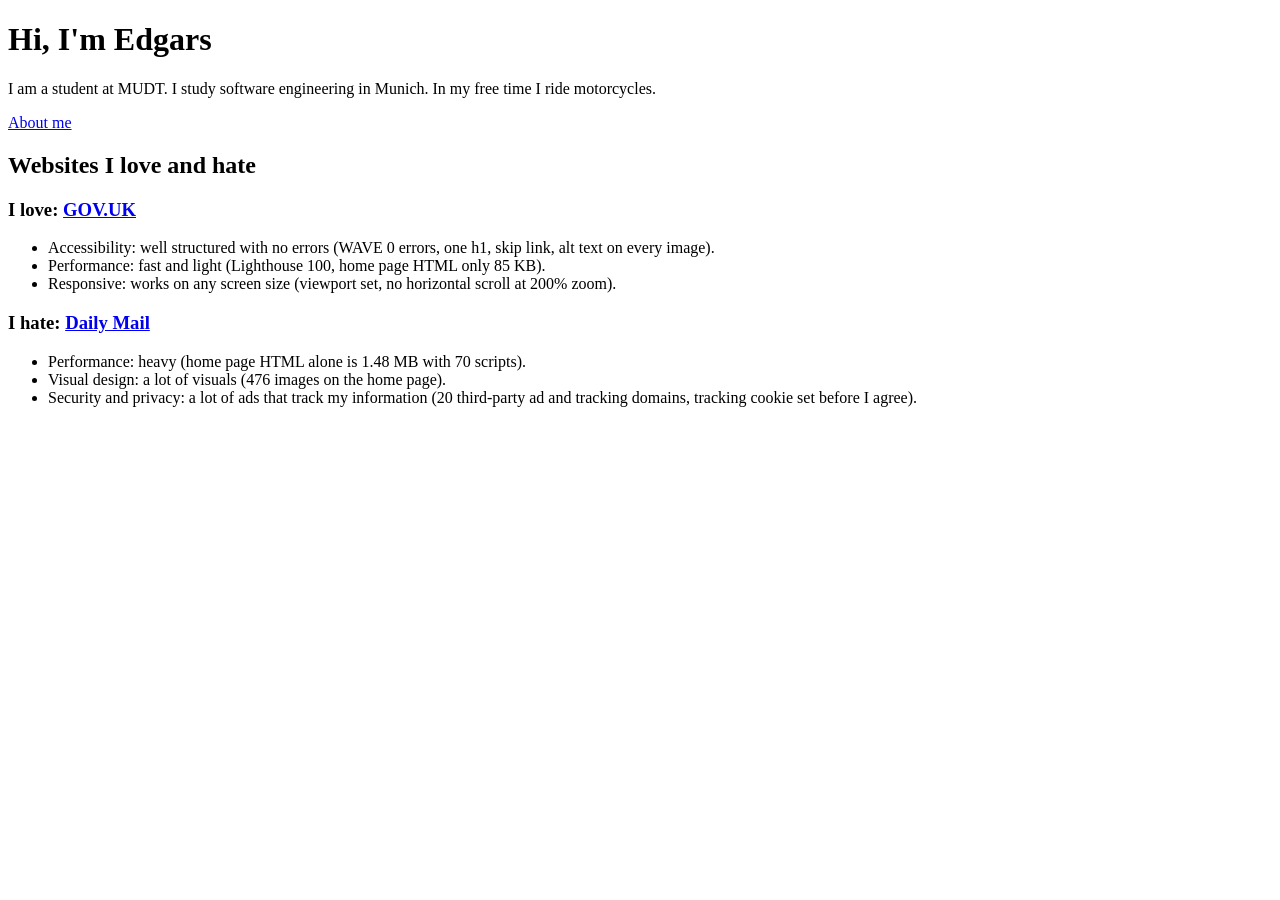
<file: index.html>
<!DOCTYPE html>
<html lang="en">
<head>
    <meta charset="UTF-8">
    <meta name="viewport" content="width=device-width, initial-scale=1.0">
    <title>Edgars – About Me</title>
</head>
<body>
    <h1>Hi, I'm Edgars</h1>
    <p>
       I am a student at MUDT. I study software engineering in Munich. In my free time I ride motorcycles.
    </p>
    <p>
        <a href="about.html">About me</a>
    </p>

    <h2>Websites I love and hate</h2>

    <h3>I love: <a href="https://www.gov.uk/">GOV.UK</a></h3>
    <ul>
        <li>Accessibility: well structured with no errors (WAVE 0 errors, one h1, skip link, alt text on every image).</li>
        <li>Performance: fast and light (Lighthouse 100, home page HTML only 85 KB).</li>
        <li>Responsive: works on any screen size (viewport set, no horizontal scroll at 200% zoom).</li>
    </ul>

    <h3>I hate: <a href="https://www.dailymail.co.uk/">Daily Mail</a></h3>
    <ul>
        <li>Performance: heavy (home page HTML alone is 1.48 MB with 70 scripts).</li>
        <li>Visual design: a lot of visuals (476 images on the home page).</li>
        <li>Security and privacy: a lot of ads that track my information (20 third-party ad and tracking domains, tracking cookie set before I agree).</li>
    </ul>
</body>
</html>
</file>
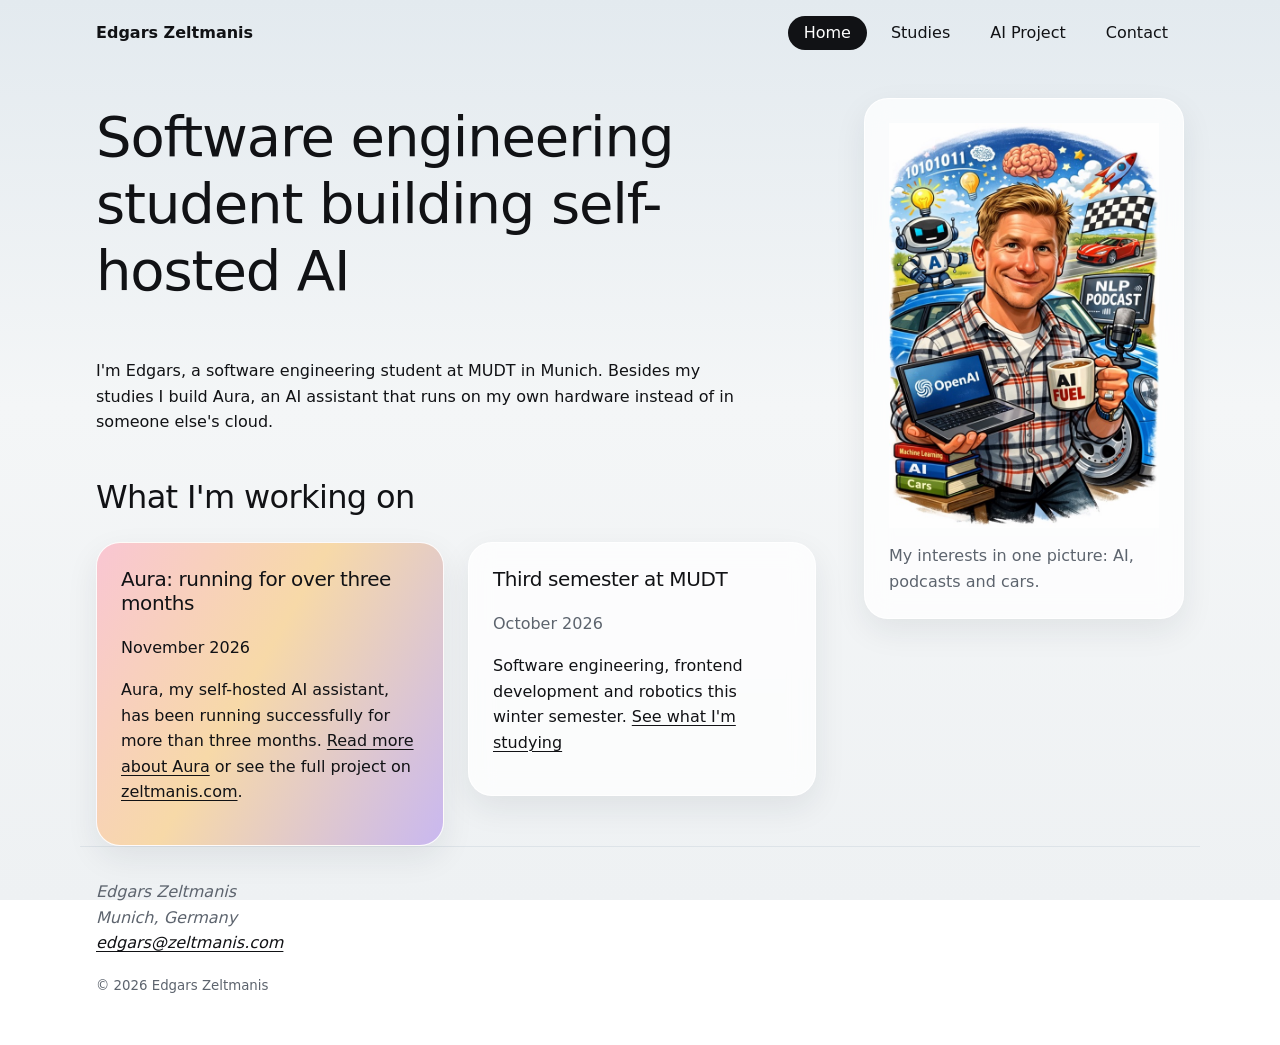
<file: project/index.html>
<!DOCTYPE html>
<html lang="en">
<head>
  <meta charset="utf-8">
  <meta name="viewport" content="width=device-width, initial-scale=1">
  <!-- M1: unique title per page, pattern "Page · Site" -->
  <title>Home · Edgars Zeltmanis</title>
  <!-- M1: one or two sentences that would make someone click in a search result -->
  <meta name="description" content="Edgars Zeltmanis: software engineering student at MUDT and builder of Aura, a self-hosted AI assistant.">
  <link rel="icon" href="favicon.svg" type="image/svg+xml">
  <link rel="stylesheet" href="styles.css">
</head>
<body>
  <!-- M2: skip link = first focusable element -->
  <a class="skip-link" href="#main">Skip to main content</a>

  <header>
    <!-- the site name links to the home page -->
    <p><a href="index.html">Edgars Zeltmanis</a></p>

    <!-- M3: the same navigation on every page; aria-current on the current page -->
    <nav aria-label="Main">
      <ul>
        <li><a href="index.html" aria-current="page">Home</a></li>
        <li><a href="studies.html">Studies</a></li>
        <li><a href="ai-project.html">AI Project</a></li>
        <li><a href="contact.html">Contact</a></li>
      </ul>
    </nav>
  </header>

  <main id="main">
    <!-- M4: exactly one h1, then h2, h3 … without gaps -->
    <h1>Software engineering student building self-hosted AI</h1>
    <p>I'm Edgars, a software engineering student at MUDT in Munich. Besides my studies I build Aura, an AI assistant that runs on my own hardware instead of in someone else's cloud.</p>

    <section aria-labelledby="news-heading">
      <h2 id="news-heading">What I'm working on</h2>
      <ul>
        <li>
          <article>
            <h3>Aura: running for over three months</h3>
            <p><time datetime="2026-11">November 2026</time></p>
            <p>Aura, my self-hosted AI assistant, has been running successfully for more than three months. <a href="ai-project.html">Read more about Aura</a> or see the full project on <a href="https://zeltmanis.com">zeltmanis.com</a>.</p>
          </article>
        </li>
        <li>
          <article>
            <h3>Third semester at MUDT</h3>
            <p><time datetime="2026-10">October 2026</time></p>
            <p>Software engineering, frontend development and robotics this winter semester. <a href="studies.html">See what I'm studying</a></p>
          </article>
        </li>
      </ul>
    </section>

    <!-- M5: alt says what the image MEANS here (or alt="" if purely decorative);
         width/height = the real pixel size of the file -->
    <figure>
      <img src="img/edgars-caricature.jpg" alt="Caricature of me holding a laptop and an 'AI Fuel' coffee mug, surrounded by a robot, a podcast microphone, sports cars and books on machine learning, AI and cars" width="600" height="900" loading="lazy">
      <figcaption>My interests in one picture: AI, podcasts and cars.</figcaption>
    </figure>
  </main>

  <footer>
    <!-- M7: contact data as text and real links -->
    <address>
      Edgars Zeltmanis<br>
      Munich, Germany<br>
      <a href="mailto:edgars@zeltmanis.com">edgars@zeltmanis.com</a>
    </address>
    <p><small>© 2026 Edgars Zeltmanis</small></p>
  </footer>
</body>
</html>
</file>
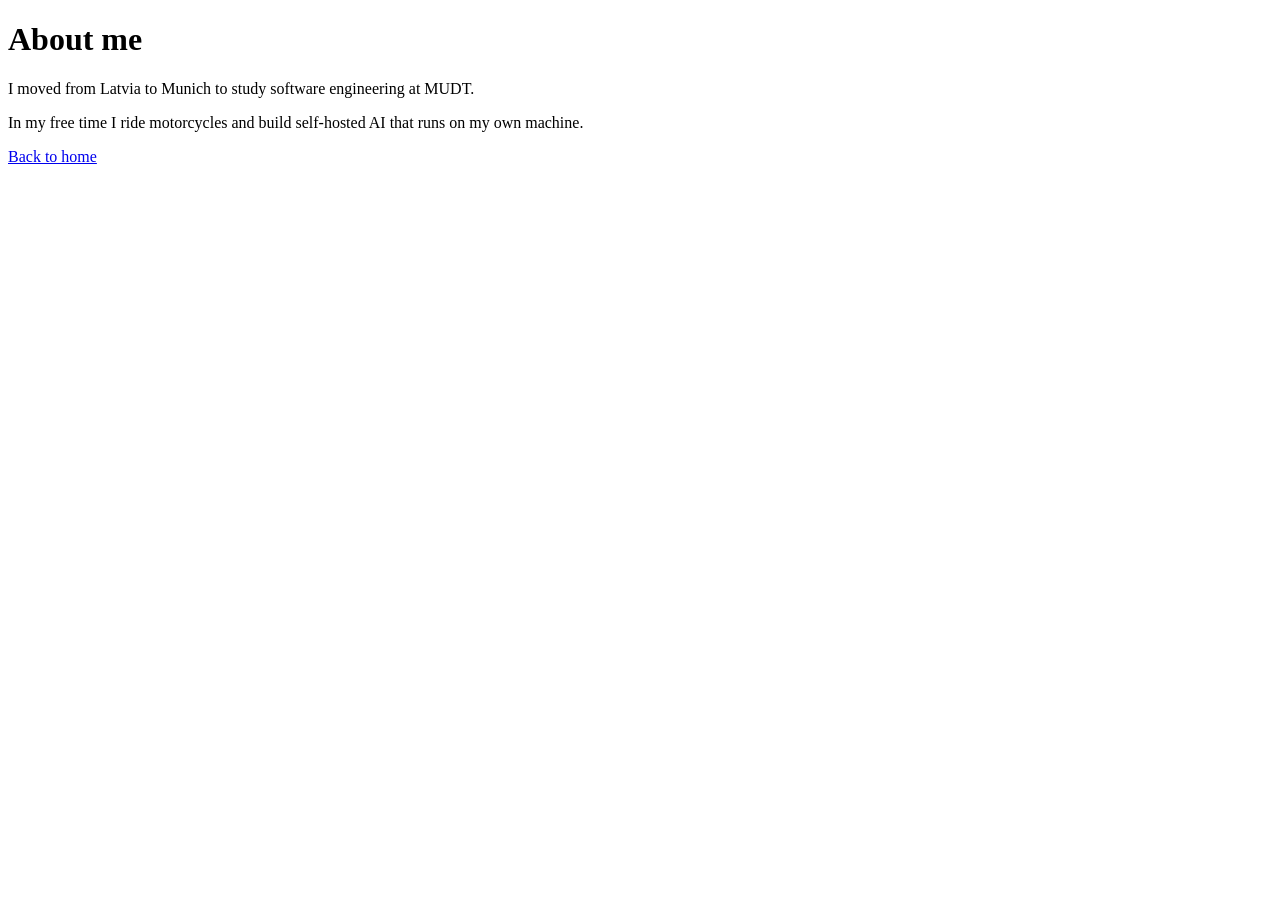
<file: about.html>
<!DOCTYPE html>
<html lang="en">
<head>
    <meta charset="UTF-8">
    <meta name="viewport" content="width=device-width, initial-scale=1.0">
    <title>Edgars – About</title>
</head>
<body>
    <h1>About me</h1>
    <p>
        I moved from Latvia to Munich to study software engineering at MUDT.
    </p>
    <p>
        In my free time I ride motorcycles and build self-hosted AI that runs on my own machine.
    </p>
    <p>
        <a href="index.html">Back to home</a>
    </p>
</body>
</html>
</file>
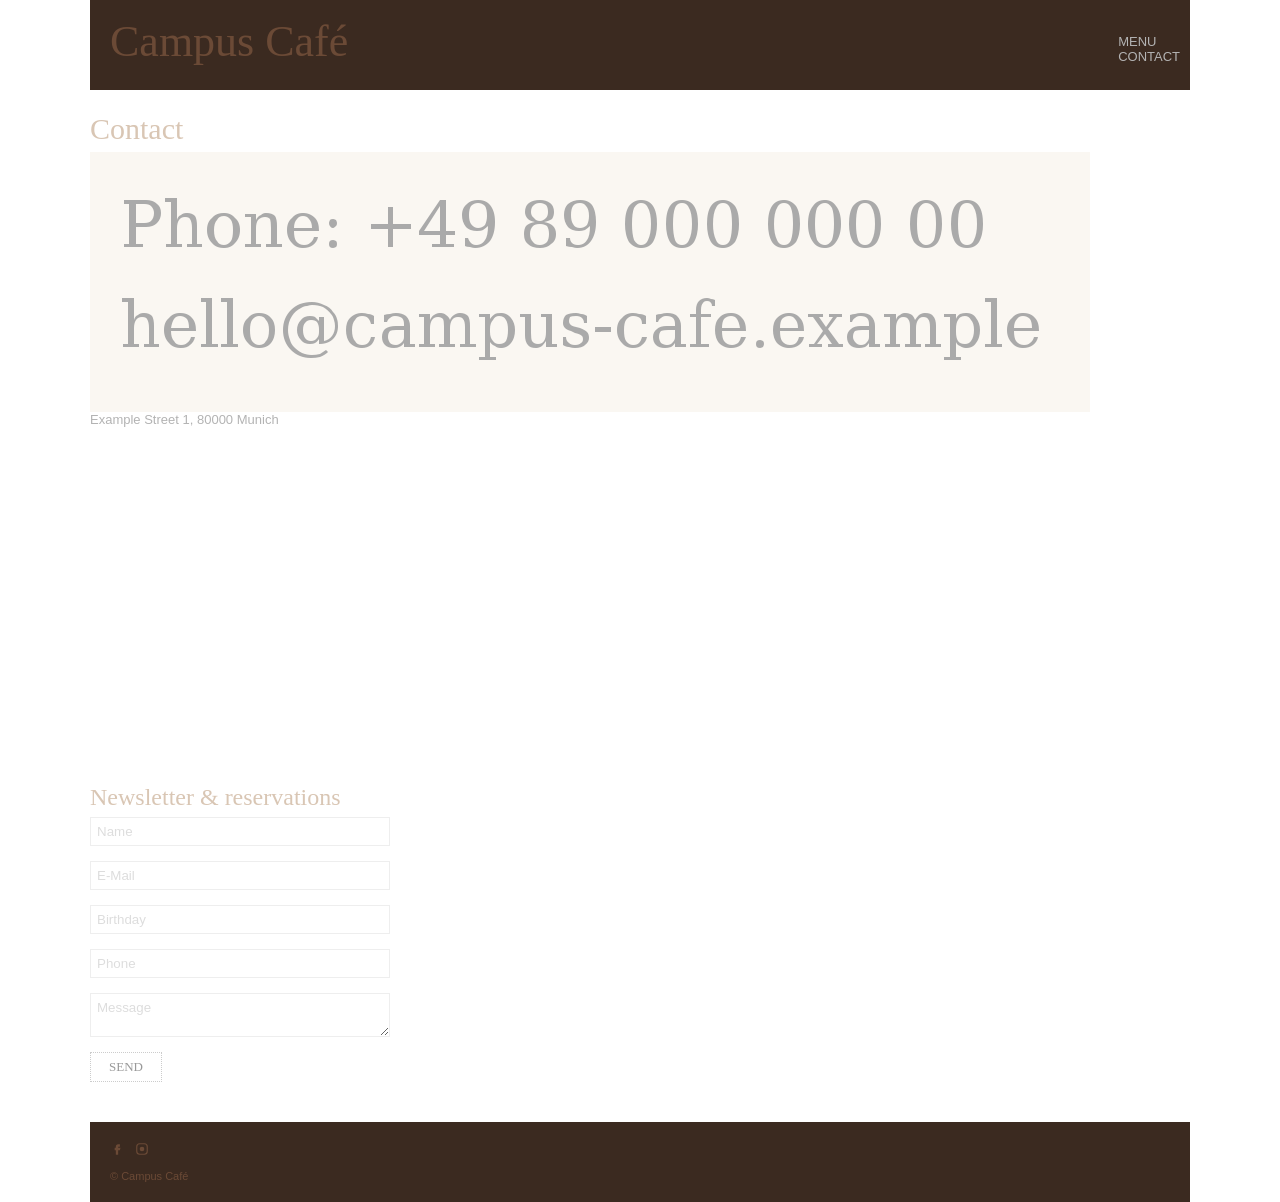
<file: contact.html>
<html>
<head>
<meta charset="utf-8">
<title>Home</title>
<link rel="stylesheet" href="before.css">
</head>
<body>
<!-- EPA 2 starter kit (CM-501). Built badly ON PURPOSE. Repair it: see epa2-assessment-brief. -->
<div id="wrap">
  <div class="top">
    <div class="logo">Campus Café</div>
    <div class="nav">
      <div onclick="location.href='menu.html'">MENU</div>
      <div onclick="location.href='contact.html'">CONTACT</div>
    </div>
  </div>
  <h1 class="h">Contact</h1>
  <img src="img/contact.png">
  <div>Example Street 1, 80000 Munich</div>
  <br>
  <iframe src="https://maps.google.com/maps?q=Munich&z=12&output=embed" width="1100" height="320" style="border:0"></iframe>

  <div class="h" style="font-size:24px">Newsletter &amp; reservations</div>
  <form action="https://campus-cafe.example/subscribe" method="get">
    <input type="text" name="name" placeholder="Name"><br><br>
    <input type="text" name="email" placeholder="E-Mail"><br><br>
    <input type="text" name="birthday" placeholder="Birthday"><br><br>
    <input type="text" name="phone" placeholder="Phone"><br><br>
    <textarea name="msg" placeholder="Message"></textarea><br><br>
    <div class="btn2" onclick="this.closest('form').submit()">Send</div>
  </form>
  <div class="foot">
    <a href="#"><svg viewBox="0 0 24 24"><path d="M14 8h3V4h-3c-2.8 0-4 1.7-4 4v2H8v4h2v8h4v-8h3l1-4h-4V8.5c0-.4.2-.5.5-.5z"/></svg></a>
    <a href="#"><svg viewBox="0 0 24 24"><circle cx="12" cy="12" r="4"/><rect x="3" y="3" width="18" height="18" rx="5" fill="none" stroke="#6b4a36" stroke-width="2"/></svg></a>
    <br><br>© Campus Café
  </div>
</div>
</body>
</html>
</file>
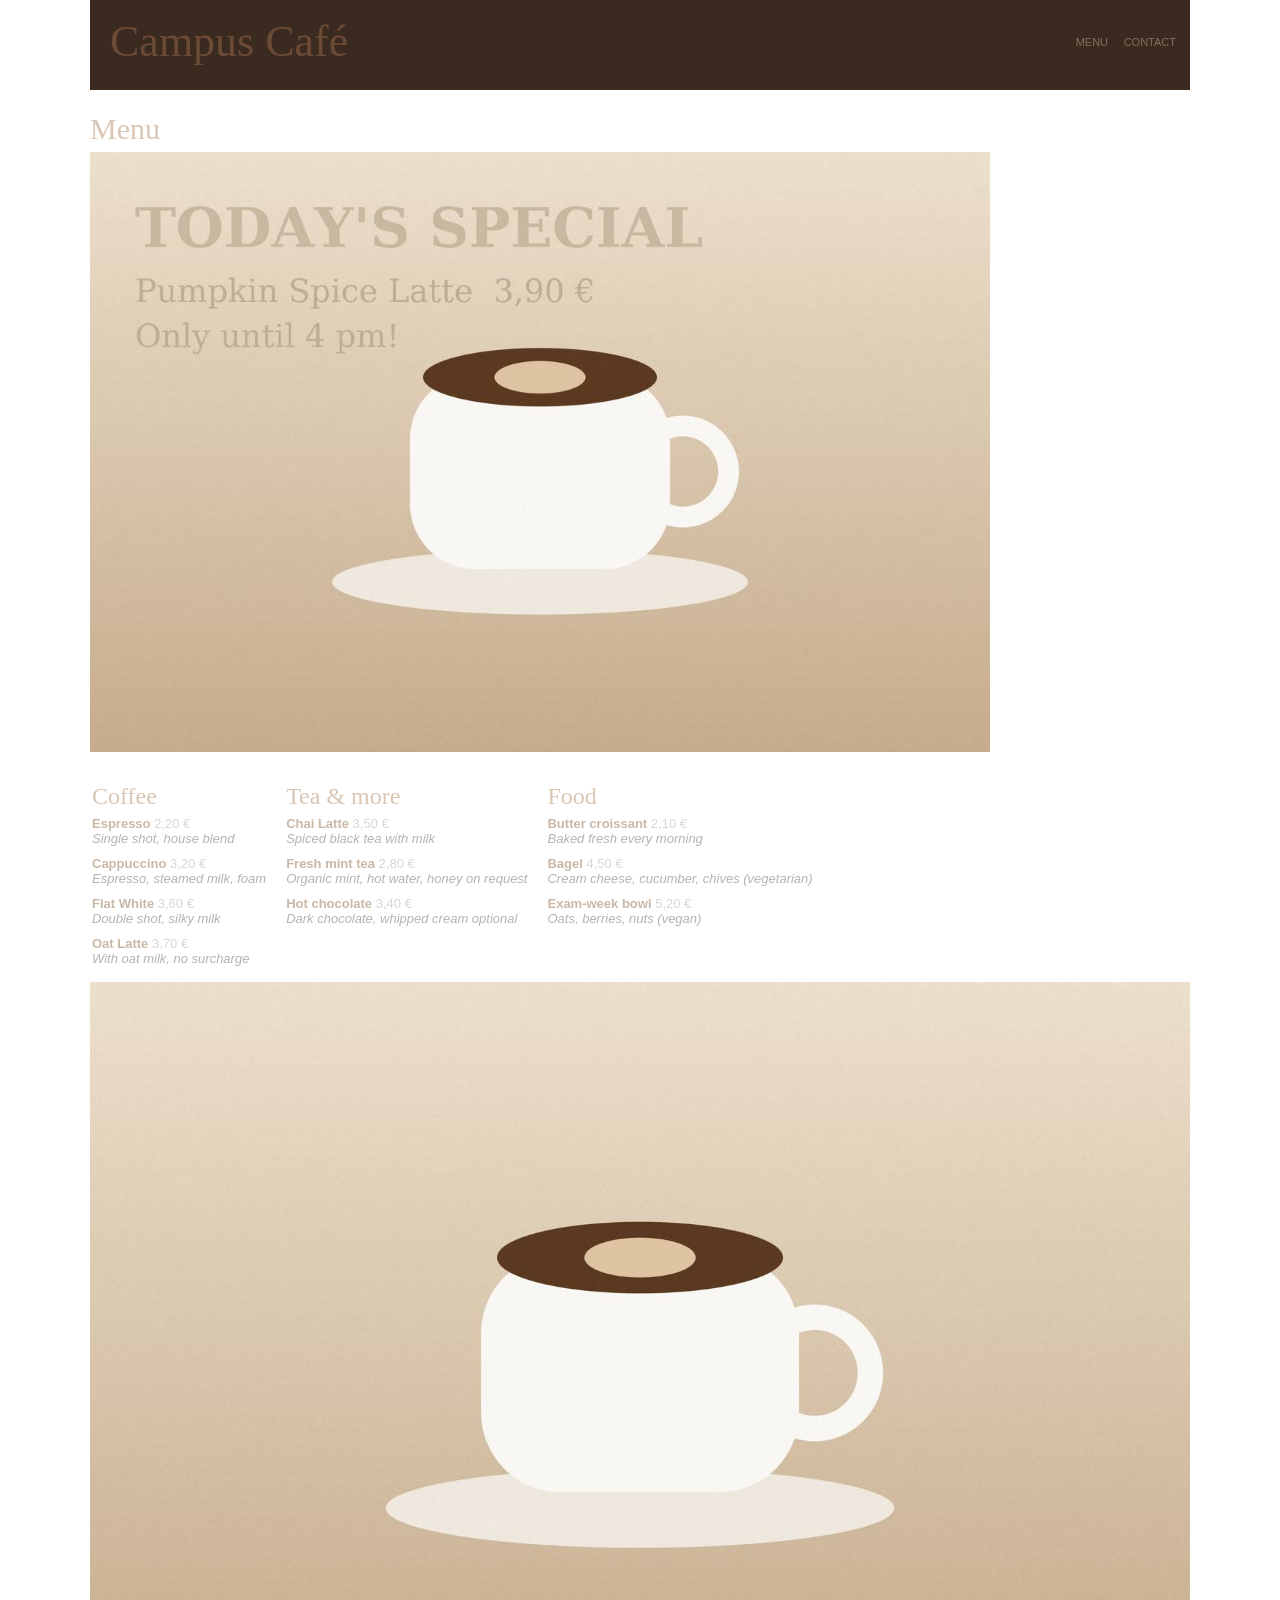
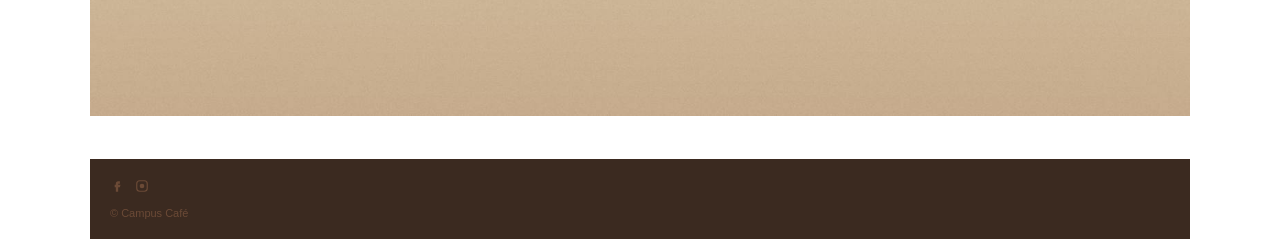
<file: menu.html>
<!DOCTYPE html>
<html lang="en">
<head>
<meta charset="utf-8">
<meta name="viewport" content="width=device-width, initial-scale=1">
<title>Menu · Campus Café</title>
<link rel="stylesheet" href="before.css">
</head>
<body>
<a class="skip-link" href="#main">Skip to main content</a>
<!-- EPA 2 starter kit (CM-501). Built badly ON PURPOSE. Repair it: see epa2-assessment-brief. -->
<div id="wrap">
  <header class="top">
    <div class="logo">Campus Café</div>
    <nav class="nav" aria-label="Main">
      <ul>
        <li><a href="menu.html" aria-current="page">Menu</a></li>
        <li><a href="contact.html">Contact</a></li>
      </ul>
    </nav>
  </header>
  <main id="main">
  <h1 class="h">Menu</h1>
  <img src="img/special.jpg" width="900">
  <table class="layout">
    <tr>
      <td>
        <h2 class="h">Coffee</h2>
        <div style="margin-bottom:10px">
          <b style="font-weight:800;color:#c9b8a8">Espresso</b> <font color="#d6d6d6">2,20 €</font><br>
          <i>Single shot, house blend</i>
        </div>
        <div style="margin-bottom:10px">
          <b style="font-weight:800;color:#c9b8a8">Cappuccino</b> <font color="#d6d6d6">3,20 €</font><br>
          <i>Espresso, steamed milk, foam</i>
        </div>
        <div style="margin-bottom:10px">
          <b style="font-weight:800;color:#c9b8a8">Flat White</b> <font color="#d6d6d6">3,60 €</font><br>
          <i>Double shot, silky milk</i>
        </div>
        <div style="margin-bottom:10px">
          <b style="font-weight:800;color:#c9b8a8">Oat Latte</b> <font color="#d6d6d6">3,70 €</font><br>
          <i>With oat milk, no surcharge</i>
        </div>
      </td>
      <td>
        <h2 class="h">Tea &amp; more</h2>
        <div style="margin-bottom:10px">
          <b style="font-weight:800;color:#c9b8a8">Chai Latte</b> <font color="#d6d6d6">3,50 €</font><br>
          <i>Spiced black tea with milk</i>
        </div>
        <div style="margin-bottom:10px">
          <b style="font-weight:800;color:#c9b8a8">Fresh mint tea</b> <font color="#d6d6d6">2,80 €</font><br>
          <i>Organic mint, hot water, honey on request</i>
        </div>
        <div style="margin-bottom:10px">
          <b style="font-weight:800;color:#c9b8a8">Hot chocolate</b> <font color="#d6d6d6">3,40 €</font><br>
          <i>Dark chocolate, whipped cream optional</i>
        </div>
      </td>
      <td>
        <h2 class="h">Food</h2>
        <div style="margin-bottom:10px">
          <b style="font-weight:800;color:#c9b8a8">Butter croissant</b> <font color="#d6d6d6">2,10 €</font><br>
          <i>Baked fresh every morning</i>
        </div>
        <div style="margin-bottom:10px">
          <b style="font-weight:800;color:#c9b8a8">Bagel</b> <font color="#d6d6d6">4,50 €</font><br>
          <i>Cream cheese, cucumber, chives (vegetarian)</i>
        </div>
        <div style="margin-bottom:10px">
          <b style="font-weight:800;color:#c9b8a8">Exam-week bowl</b> <font color="#d6d6d6">5,20 €</font><br>
          <i>Oats, berries, nuts (vegan)</i>
        </div>
      </td>
    </tr>
  </table>
  <img src="img/latte.jpg" style="width:1100px">
  </main>
  <footer class="foot">
    <a href="#"><svg viewBox="0 0 24 24"><path d="M14 8h3V4h-3c-2.8 0-4 1.7-4 4v2H8v4h2v8h4v-8h3l1-4h-4V8.5c0-.4.2-.5.5-.5z"/></svg></a>
    <a href="#"><svg viewBox="0 0 24 24"><circle cx="12" cy="12" r="4"/><rect x="3" y="3" width="18" height="18" rx="5" fill="none" stroke="#6b4a36" stroke-width="2"/></svg></a>
    <br><br>© Campus Café
  </footer>
</div>
</body>
</html>
</file>
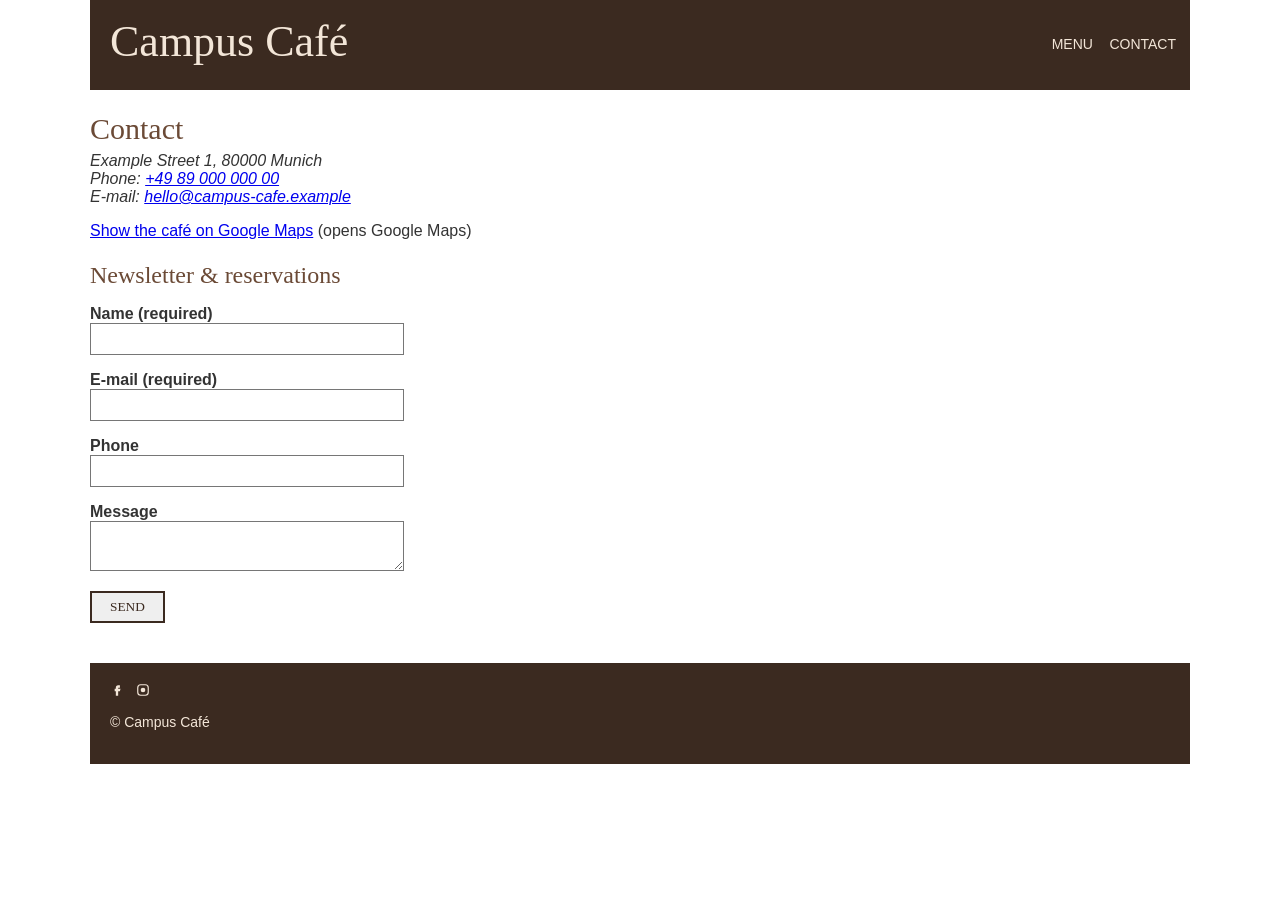
<file: epa2-campus-cafe/contact.html>
<!DOCTYPE html>
<html lang="en">
<head>
<meta charset="utf-8">
<meta name="viewport" content="width=device-width, initial-scale=1">
<title>Contact · Campus Café</title>
<link rel="stylesheet" href="before.css">
</head>
<body>
<a class="skip-link" href="#main">Skip to main content</a>
<!-- EPA 2 starter kit (CM-501). Built badly ON PURPOSE. Repair it: see epa2-assessment-brief. -->
<div id="wrap">
  <header class="top">
    <div class="logo">Campus Café</div>
    <nav class="nav" aria-label="Main">
      <ul>
        <li><a href="menu.html">Menu</a></li>
        <li><a href="contact.html" aria-current="page">Contact</a></li>
      </ul>
    </nav>
  </header>
  <main id="main">
  <h1 class="h">Contact</h1>
  <address>
    Example Street 1, 80000 Munich<br>
    Phone: <a href="tel:+498900000000">+49 89 000 000 00</a><br>
    E-mail: <a href="mailto:hello@campus-cafe.example">hello@campus-cafe.example</a>
  </address>
  <p><a href="https://www.google.com/maps/search/?api=1&amp;query=Example+Street+1+Munich">Show the café on Google Maps</a> (opens Google Maps)</p>

  <h2 class="h">Newsletter &amp; reservations</h2>
  <form action="https://campus-cafe.example/subscribe" method="post">
    <p>
      <label for="name">Name (required)</label>
      <input type="text" id="name" name="name" autocomplete="name" required>
    </p>
    <p>
      <label for="email">E-mail (required)</label>
      <input type="email" id="email" name="email" autocomplete="email" required>
    </p>
    <p>
      <label for="phone">Phone</label>
      <input type="tel" id="phone" name="phone" autocomplete="tel">
    </p>
    <p>
      <label for="msg">Message</label>
      <textarea id="msg" name="msg"></textarea>
    </p>
    <button type="submit" class="btn2">Send</button>
  </form>
  </main>
  <footer class="foot">
    <a href="https://www.facebook.com/"><svg viewBox="0 0 24 24" aria-hidden="true" focusable="false"><path d="M14 8h3V4h-3c-2.8 0-4 1.7-4 4v2H8v4h2v8h4v-8h3l1-4h-4V8.5c0-.4.2-.5.5-.5z"/></svg><span class="visually-hidden">Campus Café on Facebook</span></a>
    <a href="https://www.instagram.com/"><svg viewBox="0 0 24 24" aria-hidden="true" focusable="false"><circle cx="12" cy="12" r="4"/><rect x="3" y="3" width="18" height="18" rx="5" fill="none" stroke="#6b4a36" stroke-width="2"/></svg><span class="visually-hidden">Campus Café on Instagram</span></a>
    <p>© Campus Café</p>
  </footer>
</div>
</body>
</html>
</file>
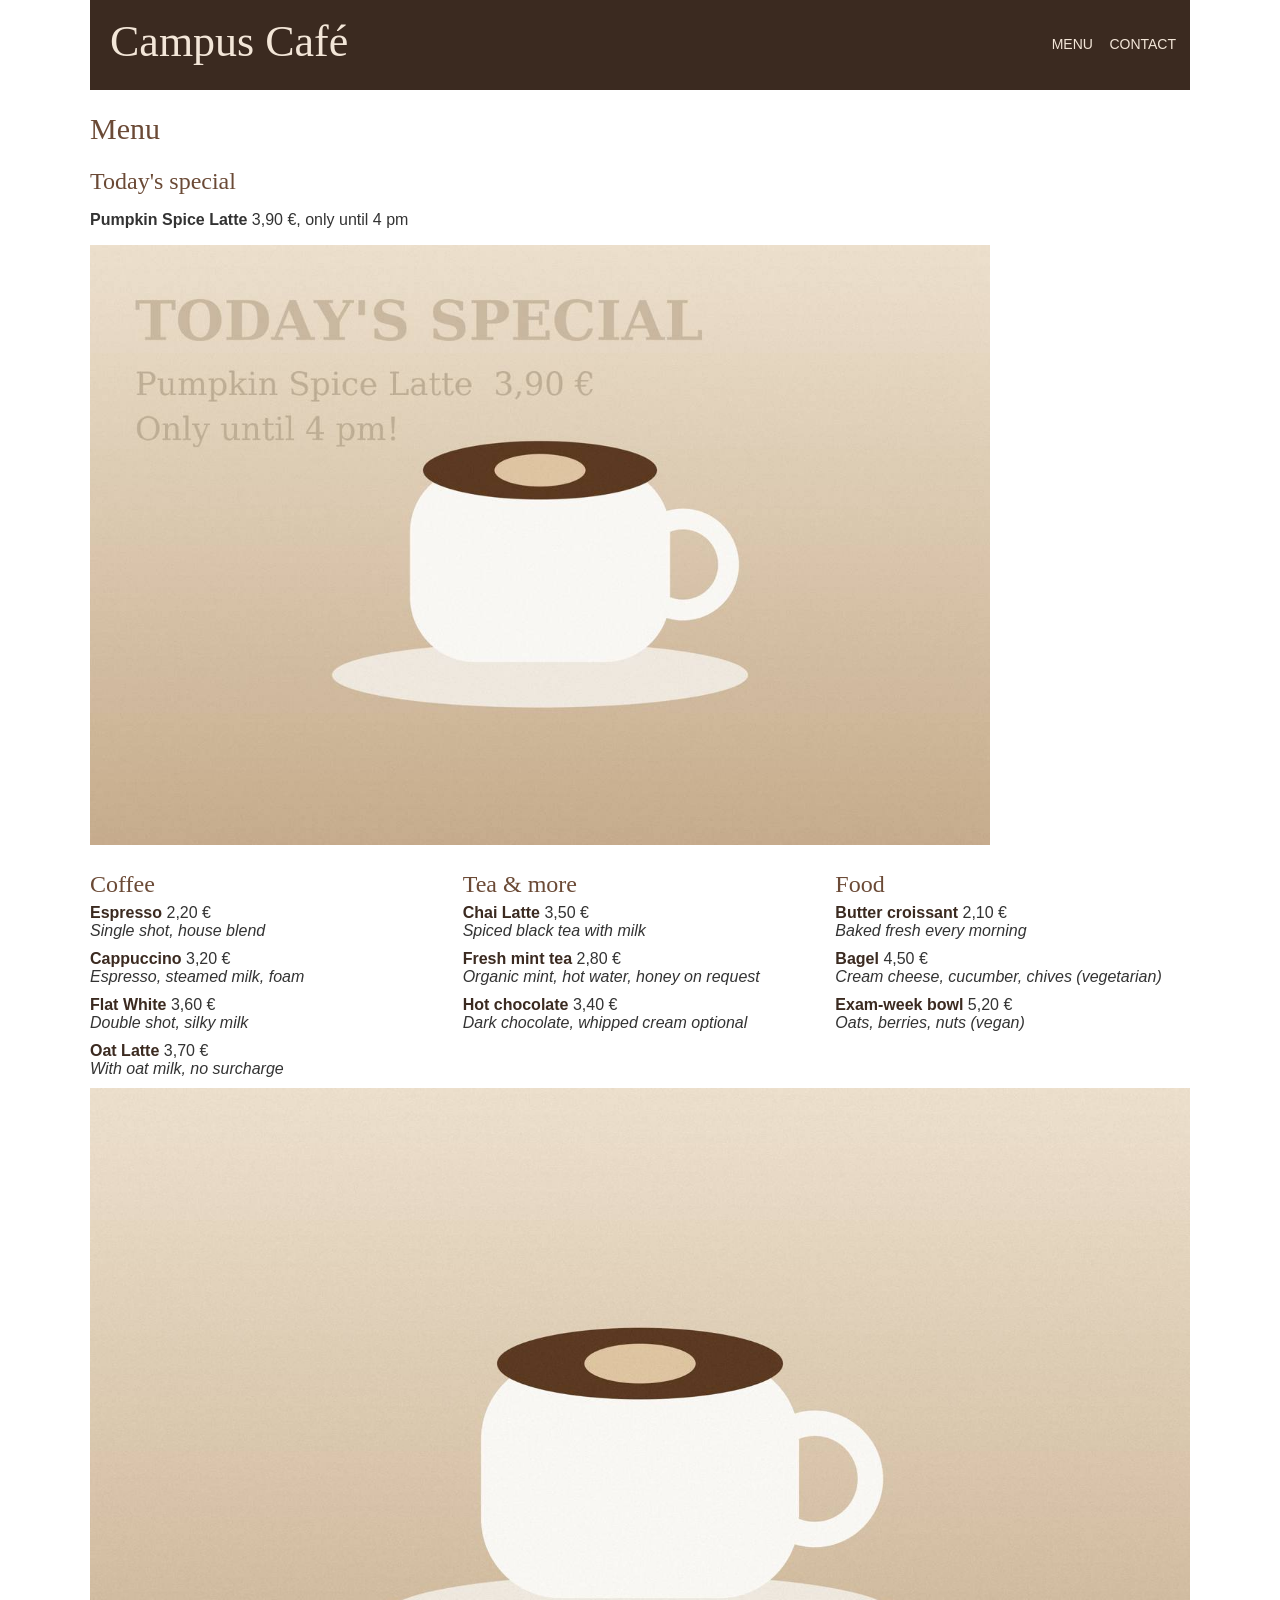
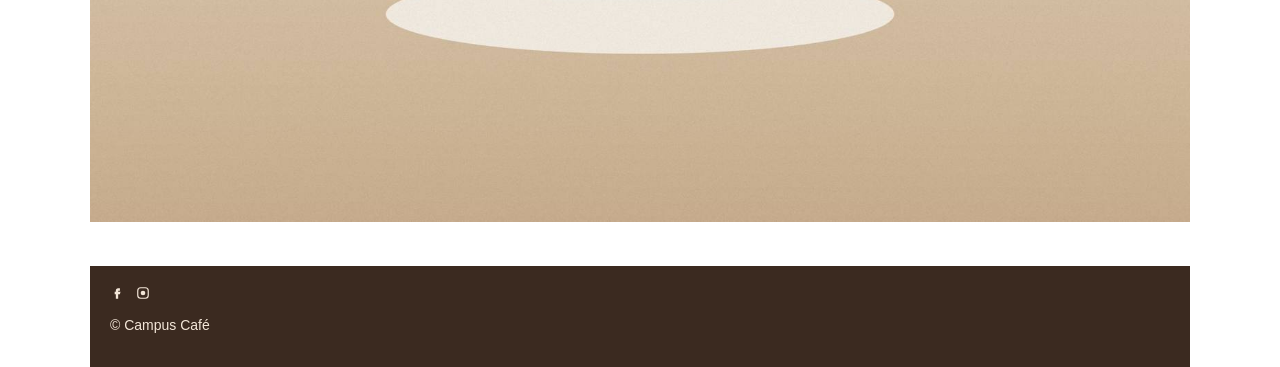
<file: epa2-campus-cafe/menu.html>
<!DOCTYPE html>
<html lang="en">
<head>
<meta charset="utf-8">
<meta name="viewport" content="width=device-width, initial-scale=1">
<title>Menu · Campus Café</title>
<link rel="stylesheet" href="before.css">
</head>
<body>
<a class="skip-link" href="#main">Skip to main content</a>
<!-- EPA 2 starter kit (CM-501). Built badly ON PURPOSE. Repair it: see epa2-assessment-brief. -->
<div id="wrap">
  <header class="top">
    <div class="logo">Campus Café</div>
    <nav class="nav" aria-label="Main">
      <ul>
        <li><a href="menu.html" aria-current="page">Menu</a></li>
        <li><a href="contact.html">Contact</a></li>
      </ul>
    </nav>
  </header>
  <main id="main">
  <h1 class="h">Menu</h1>
  <section class="special">
    <h2 class="h">Today's special</h2>
    <p><strong>Pumpkin Spice Latte</strong> 3,90 €, only until 4 pm</p>
    <img src="img/special.jpg" width="900" alt="">
  </section>
  <div class="menu">
    <section class="menu-col">
      <h2 class="h">Coffee</h2>
      <ul class="menu-list">
        <li><span class="item">Espresso</span> <span class="price">2,20 €</span>
          <p class="desc">Single shot, house blend</p></li>
        <li><span class="item">Cappuccino</span> <span class="price">3,20 €</span>
          <p class="desc">Espresso, steamed milk, foam</p></li>
        <li><span class="item">Flat White</span> <span class="price">3,60 €</span>
          <p class="desc">Double shot, silky milk</p></li>
        <li><span class="item">Oat Latte</span> <span class="price">3,70 €</span>
          <p class="desc">With oat milk, no surcharge</p></li>
      </ul>
    </section>
    <section class="menu-col">
      <h2 class="h">Tea &amp; more</h2>
      <ul class="menu-list">
        <li><span class="item">Chai Latte</span> <span class="price">3,50 €</span>
          <p class="desc">Spiced black tea with milk</p></li>
        <li><span class="item">Fresh mint tea</span> <span class="price">2,80 €</span>
          <p class="desc">Organic mint, hot water, honey on request</p></li>
        <li><span class="item">Hot chocolate</span> <span class="price">3,40 €</span>
          <p class="desc">Dark chocolate, whipped cream optional</p></li>
      </ul>
    </section>
    <section class="menu-col">
      <h2 class="h">Food</h2>
      <ul class="menu-list">
        <li><span class="item">Butter croissant</span> <span class="price">2,10 €</span>
          <p class="desc">Baked fresh every morning</p></li>
        <li><span class="item">Bagel</span> <span class="price">4,50 €</span>
          <p class="desc">Cream cheese, cucumber, chives (vegetarian)</p></li>
        <li><span class="item">Exam-week bowl</span> <span class="price">5,20 €</span>
          <p class="desc">Oats, berries, nuts (vegan)</p></li>
      </ul>
    </section>
  </div>
  <img src="img/latte.jpg" style="width:1100px" alt="">
  </main>
  <footer class="foot">
    <a href="https://www.facebook.com/"><svg viewBox="0 0 24 24" aria-hidden="true" focusable="false"><path d="M14 8h3V4h-3c-2.8 0-4 1.7-4 4v2H8v4h2v8h4v-8h3l1-4h-4V8.5c0-.4.2-.5.5-.5z"/></svg><span class="visually-hidden">Campus Café on Facebook</span></a>
    <a href="https://www.instagram.com/"><svg viewBox="0 0 24 24" aria-hidden="true" focusable="false"><circle cx="12" cy="12" r="4"/><rect x="3" y="3" width="18" height="18" rx="5" fill="none" stroke="#6b4a36" stroke-width="2"/></svg><span class="visually-hidden">Campus Café on Instagram</span></a>
    <p>© Campus Café</p>
  </footer>
</div>
</body>
</html>
</file>
<file: project/styles.css>
/* Design tokens: the only place colours, sizes and spacings are defined */
:root {
  --color-bg: #eef1f3;
  --color-surface: rgb(255 255 255 / 0.75);
  --color-text: #111215;
  --color-text-muted: #5d646e;
  --color-brand: #111215;
  --color-on-brand: #ffffff;
  --color-success: #1e7d46;
  --color-line: #dde3e8;

  --gradient-page: linear-gradient(180deg, #e3eaef 0%, #f4f6f7 45%, #eef1f3 100%);
  --gradient-shimmer: linear-gradient(120deg, #f9c6d3 0%, #f7d9a8 45%, #c9b8f0 100%);

  --font-body: system-ui, -apple-system, "Segoe UI", sans-serif;
  --font-size-body: 1rem;
  --font-size-h3: 1.25rem;
  --font-size-h2: clamp(1.5rem, 1.2rem + 1.5vw, 2rem);
  --font-size-h1: clamp(2.25rem, 1.5rem + 4vw, 3.5rem);

  --space-1: 0.25rem;
  --space-2: 0.5rem;
  --space-3: 1rem;
  --space-4: 1.5rem;
  --space-5: 2rem;
  --space-6: 3rem;

  --radius-pill: 999px;
  --radius-card: 1.5rem;
  --shadow-card: 0 0.75rem 2rem rgb(30 40 50 / 0.08);
  --color-glass-edge: rgb(255 255 255 / 0.9);
  --color-brand-hover: #33363c;
  --color-field-border: #7b828c;
  --radius-field: 0.75rem;
  --border-thin: 1px;
  --focus-ring: 3px;
  --blur-glass: 12px;
  --target-min: 24px;

  /* native form controls and scrollbars follow the user's light or dark setting */
  color-scheme: light dark;
}

/* Dark mode: only the colour tokens change. Misty night blue instead of pure black,
   light pills instead of black ones, a darker shimmer so light text stays readable. */
@media (prefers-color-scheme: dark) {
  :root {
    --color-bg: #15191e;
    --color-surface: rgb(35 41 49 / 0.8);
    --color-text: #e6eaee;
    --color-text-muted: #a2abb6;
    --color-brand: #e6eaee;
    --color-brand-hover: #c3cbd3;
    --color-on-brand: #15191e;
    --color-success: #5fca8c;
    --color-line: #2b3239;
    --color-field-border: #77818c;
    --color-glass-edge: rgb(255 255 255 / 0.08);
    --gradient-page: linear-gradient(180deg, #1b2027 0%, #13171b 45%, #15191e 100%);
    --gradient-shimmer: linear-gradient(120deg, #5b3249 0%, #5e4526 45%, #3d3568 100%);
    --shadow-card: 0 0.75rem 2rem rgb(0 0 0 / 0.4);
  }
}

/* Base */
*,
*::before,
*::after {
  box-sizing: border-box;
}

body {
  margin: 0;
  font-family: var(--font-body);
  font-size: var(--font-size-body);
  line-height: 1.6;
  color: var(--color-text);
  background: var(--gradient-page) fixed;
}

h1,
h2,
h3 {
  line-height: 1.2;
  font-weight: 500;
  letter-spacing: -0.02em;
}

h1 { font-size: var(--font-size-h1); }
h2 { font-size: var(--font-size-h2); }
h3 { font-size: var(--font-size-h3); }

p { max-width: 65ch; }

img {
  max-width: 100%;
  height: auto;
}

a { color: var(--color-text); text-underline-offset: 0.2em; }
a:hover { color: var(--color-text-muted); }

:focus-visible {
  outline: var(--focus-ring) solid var(--color-brand);
  outline-offset: var(--focus-ring);
}

/* Touch targets of at least 24 × 24 px (WCAG 2.5.8) */
nav a,
summary {
  display: inline-block;
  min-height: var(--target-min);
  padding-block: var(--space-1);
}

/* Skip link: hidden until it gets keyboard focus */
.skip-link {
  position: absolute;
  left: var(--space-3);
  top: -100%;
  padding: var(--space-2) var(--space-3);
  background: var(--color-brand);
  color: var(--color-on-brand);
  border-radius: var(--radius-pill);
}

.skip-link:focus {
  top: var(--space-3);
}

/* Page frame: header, main, footer stacked with Grid */
body {
  display: grid;
  grid-template-rows: auto 1fr auto;
  min-height: 100vh;
}

body > header,
main,
body > footer {
  width: 100%;
  max-width: 70rem;
  margin-inline: auto;
  padding-inline: var(--space-3);
}

/* Header: name and navigation with Flexbox */
body > header {
  display: flex;
  flex-wrap: wrap;
  align-items: center;
  justify-content: space-between;
  gap: var(--space-3);
  padding-block: var(--space-3);
}

body > header p {
  margin: 0;
  font-weight: 600;
}

body > header a {
  text-decoration: none;
}

nav ul {
  display: flex;
  flex-wrap: wrap;
  gap: var(--space-2);
  margin: 0;
  padding: 0;
  list-style: none;
}

nav a {
  padding-inline: var(--space-3);
  border-radius: var(--radius-pill);
}

nav a[aria-current="page"] {
  background: var(--color-brand);
  color: var(--color-on-brand);
}

/* Cards: the news articles and the picture */
main section ul {
  display: grid;
  gap: var(--space-4);
  margin: 0;
  padding: 0;
  list-style: none;
}

main article,
main figure {
  margin: 0;
  padding: var(--space-4);
  background: var(--color-surface);
  border: var(--border-thin) solid var(--color-glass-edge);
  border-radius: var(--radius-card);
  box-shadow: var(--shadow-card);
  backdrop-filter: blur(var(--blur-glass));
}

main li:first-child article {
  background: var(--gradient-shimmer);
}

main article h3 {
  margin-top: 0;
}

time {
  color: var(--color-text-muted);
}

/* muted grey is only 3.3 : 1 on the lavender end of the gradient */
main li:first-child article time {
  color: var(--color-text);
}

figcaption {
  margin-top: var(--space-2);
  color: var(--color-text-muted);
}

body > footer {
  padding-block: var(--space-5);
  color: var(--color-text-muted);
  border-top: var(--border-thin) solid var(--color-line);
}

/* Breakpoint 1, tablet (40rem = 640px): two cards side by side */
@media (min-width: 40rem) {
  main section ul {
    grid-template-columns: 1fr 1fr;
  }
}

/* Breakpoint 2, desktop (64rem = 1024px): text left, picture right */
@media (min-width: 64rem) {
  main:has(> figure) {
    display: grid;
    grid-template-columns: 1fr 20rem;
    grid-template-rows: auto auto 1fr;
    column-gap: var(--space-6);
    align-items: start;
  }

  main:has(> figure) > * {
    grid-column: 1;
  }

  main > figure {
    grid-column: 2;
    grid-row: 1 / span 3;
  }
}

/* Form */
form {
  display: grid;
  gap: var(--space-4);
  max-width: 40rem;
}

form p {
  display: grid;
  gap: var(--space-1);
  margin: 0;
}

input:not([type="radio"]),
textarea {
  font: inherit;
  padding: var(--space-2) var(--space-3);
  color: var(--color-text);
  background: var(--color-surface);
  border: var(--border-thin) solid var(--color-field-border);
  border-radius: var(--radius-field);
}

input:not([type="radio"]):hover,
textarea:hover {
  border-color: var(--color-text);
}

textarea {
  min-height: 8rem;
  resize: vertical;
}

fieldset {
  margin: 0;
  padding: var(--space-3) var(--space-4);
  border: var(--border-thin) solid var(--color-field-border);
  border-radius: var(--radius-card);
}

legend {
  padding-inline: var(--space-2);
}

fieldset p {
  display: flex;
  align-items: center;
  gap: var(--space-2);
}

input[type="radio"] {
  width: 1.25rem;
  height: 1.25rem;
  accent-color: var(--color-brand);
}

/* Button */
button {
  justify-self: start;
  font: inherit;
  font-weight: 600;
  padding: var(--space-2) var(--space-4);
  color: var(--color-on-brand);
  background: var(--color-brand);
  border: 0;
  border-radius: var(--radius-pill);
  cursor: pointer;
}

button:hover {
  background: var(--color-brand-hover);
}

button:disabled {
  color: var(--color-text-muted);
  background: var(--color-line);
  cursor: not-allowed;
}

/* Keep the picture a sensible size on tablets */
main > figure {
  max-width: 24rem;
  margin-top: var(--space-5);
}
</file>
<file: before.css>
/* EPA 2 starter kit: styles of the Campus Café "before" version. Built badly ON PURPOSE. */
* { outline: none !important; }
body { margin: 0; background: #fff; font-family: 'Raleway', 'Helvetica Neue', Arial, sans-serif; font-weight: 200; font-size: 13px; color: #b3b3b3; }
#wrap { width: 1100px; margin: 0 auto; }
.top { background: #3b2a20; height: 90px; position: relative; }
.logo { font-family: 'Lobster', 'Brush Script MT', cursive; font-size: 44px; color: #6b4a36; position: absolute; left: 20px; top: 16px; }
.nav { position: absolute; right: 10px; top: 34px; }
.h { font-family: 'Lobster', 'Brush Script MT', cursive; color: #d9c6b4; font-size: 30px; margin: 22px 0 6px; font-weight: normal; }
.btn2 { display: inline-block; border: 1px dotted #ccc; color: #999; padding: 6px 18px; font-family: Georgia, serif; text-transform: uppercase; cursor: pointer; }
table.layout td { vertical-align: top; padding: 4px 18px 4px 0; }
.foot { background: #3b2a20; color: #6b4a36; padding: 20px; margin-top: 40px; font-size: 11px; }
.foot svg { width: 14px; height: 14px; fill: #6b4a36; margin-right: 8px; }
input, textarea { border: 1px solid #eee; padding: 6px; width: 300px; color: #bbb; font-family: inherit; }
::placeholder { color: #ddd; }
.nav ul { list-style: none; margin: 0; padding: 0; }
.nav li { display: inline-block; }
.nav a { display: inline-block; margin-left: 4px; padding: 2px 4px; font-size: 11px; color: #8a6d5a; text-transform: uppercase; text-decoration: none; }
.nav a:hover { color: #fff; }
.skip-link { position: absolute; left: -9999px; }
.skip-link:focus { left: 10px; top: 10px; background: #fff; color: #3b2a20; padding: 8px 12px; z-index: 10; }
h2.h { font-size: 24px; }
</file>
<file: epa2-campus-cafe/before.css>
/* EPA 2 starter kit: styles of the Campus Café "before" version. Built badly ON PURPOSE. */
:focus-visible { outline: 3px solid #1a5fb4; outline-offset: 2px; }
.top :focus-visible, .foot :focus-visible { outline-color: #ffbf47; }
body { margin: 0; background: #fff; font-family: 'Raleway', 'Helvetica Neue', Arial, sans-serif; font-weight: 400; font-size: 16px; color: #333; }
#wrap { width: 1100px; margin: 0 auto; }
.top { background: #3b2a20; height: 90px; position: relative; }
.logo { font-family: 'Lobster', 'Brush Script MT', cursive; font-size: 44px; color: #f3e6d8; position: absolute; left: 20px; top: 16px; }
.nav { position: absolute; right: 10px; top: 34px; }
.h { font-family: 'Lobster', 'Brush Script MT', cursive; color: #6b4a36; font-size: 30px; margin: 22px 0 6px; font-weight: normal; }
.btn2 { display: inline-block; border: 2px solid #3b2a20; color: #3b2a20; padding: 6px 18px; font-family: Georgia, serif; text-transform: uppercase; cursor: pointer; }
.foot { position: relative; background: #3b2a20; color: #f3e6d8; padding: 20px; margin-top: 40px; font-size: 14px; }
.foot svg { width: 14px; height: 14px; fill: #f3e6d8; margin-right: 8px; }
input, textarea { border: 1px solid #767676; padding: 6px; width: 300px; color: #333; font-family: inherit; font-size: inherit; }
.nav ul { list-style: none; margin: 0; padding: 0; }
.nav li { display: inline-block; }
.nav a { display: inline-block; margin-left: 4px; padding: 2px 4px; font-size: 14px; color: #f3e6d8; background: #3b2a20; text-transform: uppercase; text-decoration: none; }
.nav a:hover { color: #fff; }
.skip-link { position: absolute; left: -9999px; }
.skip-link:focus { left: 10px; top: 10px; background: #fff; color: #3b2a20; padding: 8px 12px; z-index: 10; }
h2.h { font-size: 24px; }
.menu { display: flex; gap: 18px; }
.menu-col { flex: 1; }
.menu-list { list-style: none; margin: 0; padding: 0; }
.menu-list li { margin-bottom: 10px; }
.item { font-weight: 800; color: #3b2a20; }
.price { color: #333; }
.desc { margin: 0; font-style: italic; }
.visually-hidden { position: absolute; width: 1px; height: 1px; overflow: hidden; clip: rect(0 0 0 0); white-space: nowrap; }
.foot svg rect { stroke: #f3e6d8; }
label { display: block; font-weight: 600; }
.foot a { color: #f3e6d8; }
</file>
